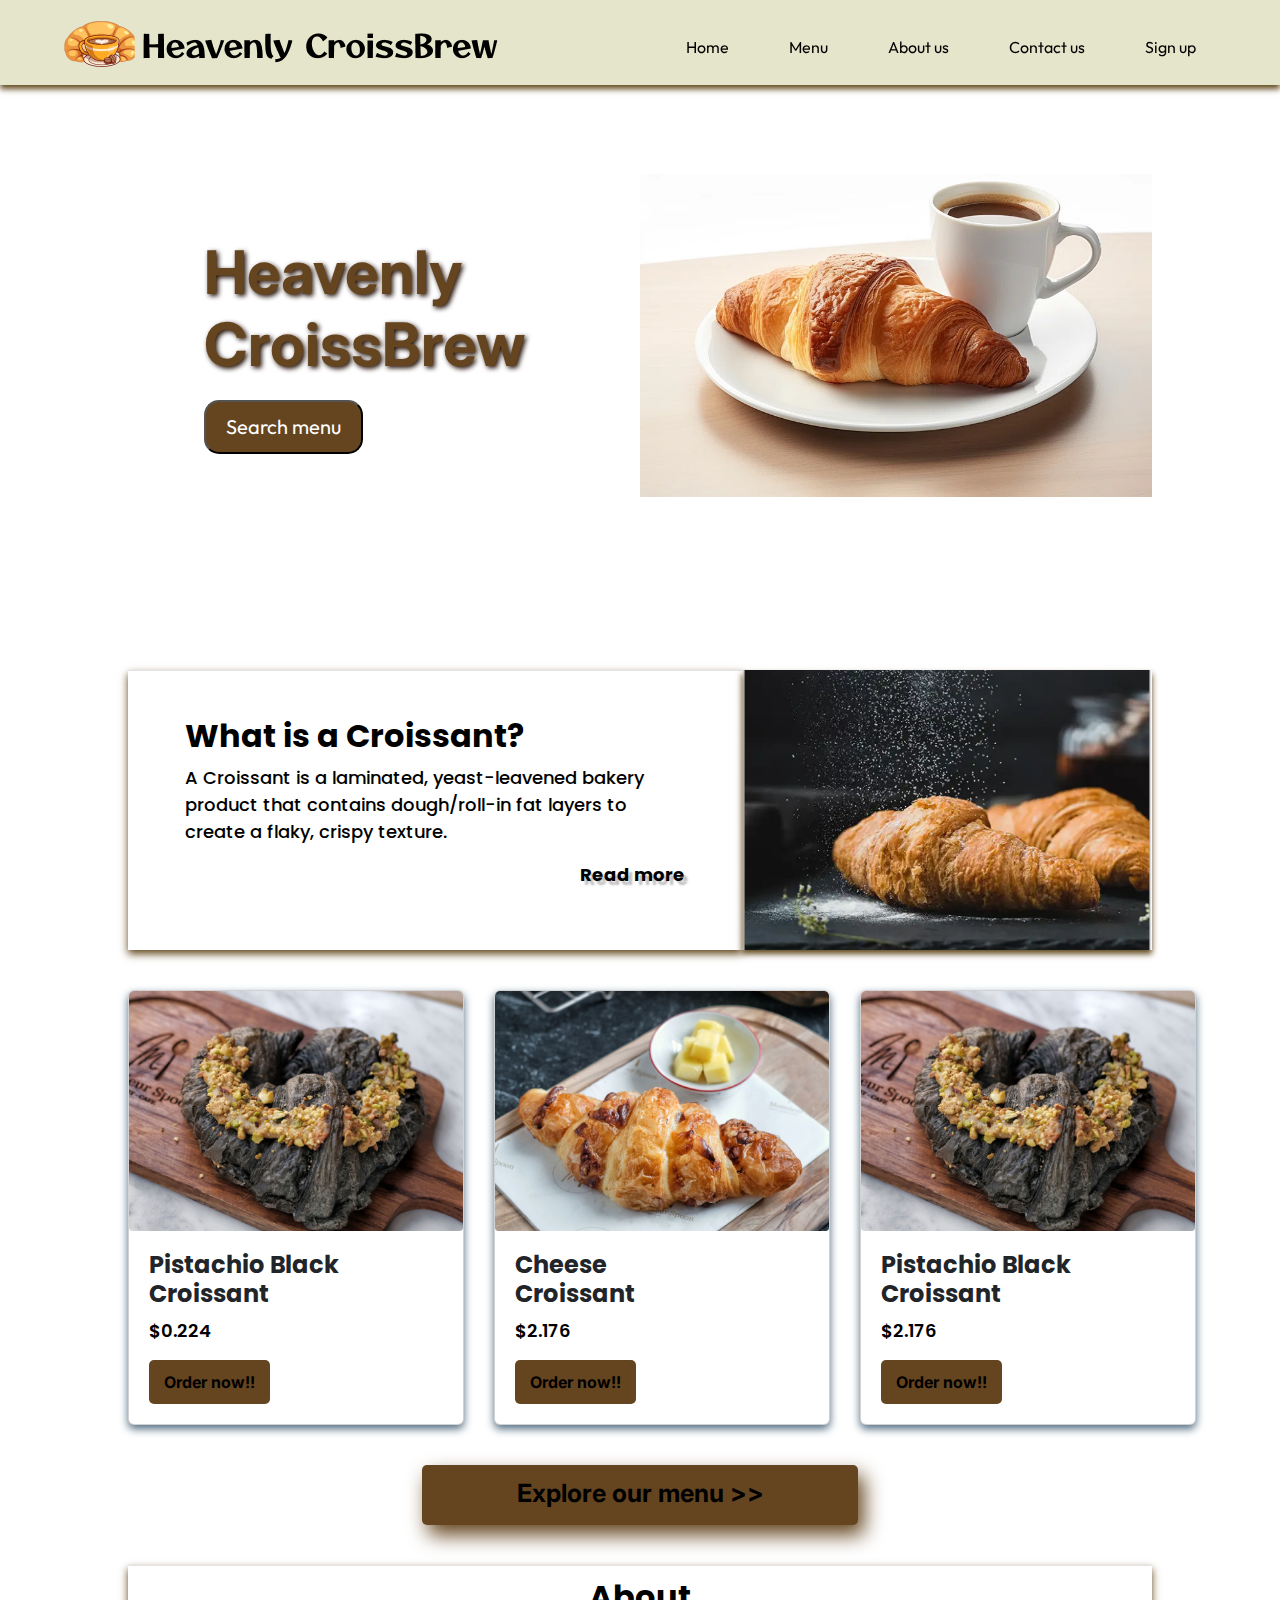
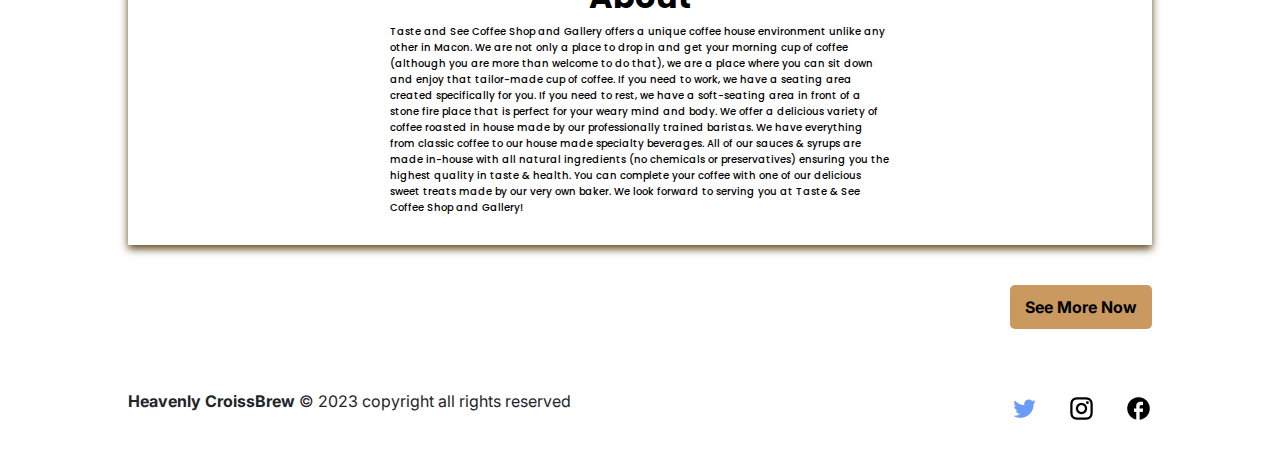
<file: landingCoffee/index.html>
<!DOCTYPE html>
<html lang="en">

<head>
    <meta charset="UTF-8">
    <meta http-equiv="X-UA-Compatible" content="IE=edge">
    <meta name="viewport" content="width=device-width, initial-scale=1.0">
    <title>Heavenly CroissBrew</title>
    <link rel="preconnect" href="https://fonts.gstatic.com">
    <link href="https://fonts.googleapis.com/css2?family=Inter&display=swap" rel="stylesheet">
    <link rel="stylesheet" href="bootstrap/css/bootstrap.min.css">
    <link rel="preconnect" href="https://fonts.googleapis.com">
<link rel="preconnect" href="https://fonts.gstatic.com" crossorigin>
<link href="https://fonts.googleapis.com/css2?family=Epilogue:wght@100&family=Exo+2:ital,wght@0,400;1,300&family=Familjen+Grotesk:wght@500&family=Galindo&family=Inknut+Antiqua:wght@600&family=Inter&family=Irish+Grover&family=Istok+Web&family=Jomolhari&family=Merriweather+Sans:wght@500&family=Merriweather:wght@700&family=Outfit&family=Poppins:wght@100;400;500&family=REM:wght@300&display=swap" rel="stylesheet">


    <link rel="stylesheet" href="style.css">
</head>

<body>
    <nav class="navbar fixed-top">
        <img src="assets/Group 1.png" alt="instagram">
        <div class="nav-menu">
            <a href="index.html">Home</a>
            <a href="menu.html">Menu</a>
            <a href="#">About us</a>
            <a href="#">Contact us</a>
            <a href="#">Sign up</a>
        </div>
    </nav>
    <section class="hero-container" style="margin-bottom: 200px; padding-top: 200px;">
        <div>
            <div>
                <h1 class="heading">Heavenly CroissBrew
                </h1>
                <button class="btn-1">Search menu</button>
            </div>
        </div>
        <img src="assets/roticoff.jpg" alt="coffee">
    </section>
    <section class="description-container">
        <div class="card-body2">
            <div>
                <h2> What is a Croissant?</h2>
                <p>A Croissant is a laminated, yeast-leavened bakery product that contains dough/roll-in fat layers to create a flaky, crispy texture.
                </p>
            </div>
            <div class="description-left-footer">
                <p class="gpl" style="color: white;">May 20th 2020</p>
                <p class="font-weight-bold" style="font-weight: bolder;">Read more</p>
            </div>
        </div>
        <img src="assets/croissant.png" alt="desc" style="box-shadow: 0 4px 6px #61481C;">
    </section> 
    

    <section class="content-container">
            <div class="card" style="width: 21rem;">
                <img src="assets/black.png" class="card-img-top" alt="...">
                <div class="card-body">
                  <h4 class="card-title" style="font-family: poppins; font-weight: bolder;">Pistachio Black </br>Croissant</h4>
                  <p class="card-text" style="font-family: poppins; font-size: 18px; color: black; font-weight: 600;">$0.224</p>
                  <a href="#" class="btn btn-primary" style="background-color: #65451F;">Order now!!</a>
                </div>
              </div>
              <div class="card" style="width: 21rem;">
                <img src="assets/cheese.png" class="card-img-top" alt="...">
                <div class="card-body">
                  <h4 class="card-title" style="font-family: poppins; font-weight: 700;">Cheese </br>Croissant</h4>
                  <p class="card-text" style="font-family: poppins; font-size: 18px; color: black; font-weight: 600;">$2.176</p>
                  <a href="#" class="btn btn-primary" style="background-color: #65451F;">Order now!!</a>
                </div>
              </div>
              <div class="card" style="width: 21rem;">
                <img src="assets/black.png" class="card-img-top" alt="...">
                <div class="card-body">
                  <h4 class="card-title" style="font-family: poppins; font-weight: bolder;">Pistachio Black </br>Croissant</h4>
                  <p class="card-text" style="font-family: poppins; font-size: 18px; color: black; font-weight: 600;">$2.176</p>
                  <a href="#" class="btn btn-primary" style="background-color: #65451F; ">Order now!!</a>
                </div>
              </div>
    </section>

    <section class="button-menu">
        <center>  <a href="#" class="btn btn-primary" style="background-color: #65451F;  box-shadow: 6px 10px 20px #65451F; font-size: 25px; 
            width: 436px; height: 60px;" >Explore our menu >></a></center>
    </section>

    <section class="about">
        <section class="description-container">
            <div class="card-body2" style="width: 300rem;">
                <div>
                    <h2 style="text-align: center;">About</h2>
                    <p style="font-size: 10px;">Taste and See Coffee Shop and Gallery offers a unique coffee house environment unlike any other in Macon. We are not only a place to drop in and get your morning cup of coffee (although you are more than welcome to do that), we are a place where you can sit down and enjoy that tailor-made cup of coffee. If you need to work, we have a seating area created specifically for you. If you need to rest, we have a soft-seating area in front of a stone fire place that is perfect for your weary mind and body. We offer a delicious variety of coffee roasted in house made by our professionally trained baristas. We have everything from classic coffee to our house made specialty beverages. All of our sauces & syrups are made in-house with all natural ingredients (no chemicals or preservatives) ensuring you the highest quality in taste & health. You can complete your coffee with one of our delicious sweet treats made by our very own baker. We look forward to serving you at Taste & See Coffee Shop and Gallery!
                    </p>
                </div>
    </section>

    <section class="button-container">
        <button class="btn">See More Now</button>
    </section>
    <footer>
        <p><b>Heavenly CroissBrew</b> © 2023 copyright all rights reserved</p>
        <div>
            <img src="assets/twitter.png" alt="instagram">
            <img src="assets/instagram.png" alt="twitter">
            <img src="assets/facebook.png" alt="linkedin">
        </div>
    </footer>




    <script src="bootstrap/js/bootstrap.min.js"></script>
</body>

</html>
</file>
<file: landingCoffee/style.css>
@import url("https://fonts.googleapis.com/css2?family=Epilogue:wght@100&family=Exo+2:ital,wght@0,400;1,300&family=Familjen+Grotesk:wght@500&family=Galindo&family=Inknut+Antiqua:wght@600&family=Inter&family=Irish+Grover&family=Istok+Web&family=Jomolhari&family=Merriweather+Sans:wght@500&family=Merriweather:wght@700&family=Outfit&family=Poppins:wght@100&family=REM:wght@300&family=Varela+Round&display=swap");

@import url("https://fonts.googleapis.com/css2?family=Epilogue:wght@100&family=Exo+2:ital,wght@0,400;1,300&family=Familjen+Grotesk:wght@500&family=Galindo&family=Inknut+Antiqua:wght@600&family=Inter&family=Irish+Grover&family=Istok+Web&family=Jomolhari&family=Merriweather+Sans:wght@500&family=Merriweather:wght@700&family=Outfit&family=Poppins:wght@100;400&family=REM:wght@300&family=Varela+Round&display=swap");

body {
  padding: 0;
  margin: 0;
}

:root {
  --darkGray: #2d3748;
  --gray: #4a5568;
  --grayLight: #dde6ed;
  --primary: #c9995f;
}

body {
  box-sizing: border-box;
  padding: 0;
  margin: 0;
  font-family: "Inter", sans-serif;
}

a {
  text-decoration: none;
  color: black;
}

.navbar {
  padding: 10px;
  width: 100%;
  background: #e5e5cb;
  height: 85px;
  display: flex;
  padding: 0 5%;
  align-items: center;
  justify-content: space-between;
  box-shadow: 0 4px 6px 0 #61481c;
}

.navbar a {
  float: left;
  display: block;
  color: black;
  text-align: center;
  padding: 14px 20px;
  text-decoration: none;
  font-family: outfit;
}

.navbar a:hover {
  background-color: #c8ae7d;
  border-radius: 10px;
  color: #61481c;
}

.button-menu {
  transition: all 0.5s ease;
}
.button-menu a:hover {
  transform: scale(1.2);
}

.heading {
  font-size: 20px;
  font-weight: bolder;
  color: #65451f;
  text-shadow: 2px 2px 5px #1c0a00;
}

.nav-menu {
  display: flex;
  gap: 20px;
  align-items: center;
}

.btn-1 {
  padding: 10px 20px;
  background-color: #65451f;
  color: white;
  font-size: 20px;
  border-radius: 15px;
  font-family: outfit;
}

.break {
  margin: 10% 0;
}

.description-container {
  padding: 10px 5px 0;
  margin: 10px 10px 5px;
}

.card-body2 {
  background-color: white;
}

.hero-container {
  display: flex;
  height: 470px;
  padding: 0 10%;
}

.hero-container > div {
  width: 50%;
  display: flex;
  flex-direction: column;
  align-items: center;
  justify-content: center;
}

.hero-container h1 {
  font-size: 60px;
  width: 360px;
  margin: 20px 0;
  font-weight: bolder;
}

.hero-container p {
  font-size: 30px;
  color: var(--gray);
}

.hero-container > img {
  width: 50%;
  height: 323px;
  align-self: center;
}

.description-container {
  height: 280px;
  margin: 40px 0;
  padding: 0 10%;
  display: flex;
}

.description-container > div {
  width: 60%;
  display: flex;
  justify-content: center;
  align-items: center;
  flex-direction: column;
  box-shadow: 0px 4px 8px 0px #61481c;
  border-top: 1px solid rgb(228, 228, 228);
}

.description-container h2 {
  color: black;
  font-weight: bolder;
  font-family: poppins;
}

.description-container p {
  color: #000;
  font-family: Poppins;
  font-size: 18px;
  font-style: normal;
  font-weight: 500;
  line-height: normal;
}

.font-weight-bold {
  color: #000;
  text-shadow: 4px 4px 2px rgba(0, 0, 0, 0.25);
  font-family: Poppins;
  font-size: 20px;
  font-style: normal;
  font-weight: 800;
  line-height: normal;
}

.description-container > div > div {
  width: 500px;
}

.description-container > img {
  width: 40%;
  object-fit: cover;
}

.description-left-footer {
  display: flex;
  justify-content: space-between;
}

.content-container {
  min-height: 400px;
  margin: 40px 0;
  padding: 0 10%;
  display: grid;
  grid-template-columns: repeat(3, 1fr);
  gap: 30px;
}

.content-container .card {
  height: 100%;
}

.card {
  box-shadow: 0 4px 8px 0 #526d82;
  transform: 0.3s;
  padding: 0;
}

.card:hover {
  box-shadow: 0 4px 8px 0 #526d82;
  cursor: pointer;
}

.card > img {
  object-fit: fill;
  height: 240px;
  width: 100%;
}

.card > .card-body {
  padding: 20px;
}

.card h3 {
  font-size: 20px;
  margin: 0 15px 0 0;
}

.card p {
  color: var(--gray);
  font-size: 16px;
}

.card > .card-footer {
  display: flex;
  justify-content: space-between;
  padding: 0 20px;
}

.what-is-container {
  height: 600px;
  padding: 0 10%;
  display: flex;
  margin: 40px 0;
}

.what-is-container h1 {
  font-size: 60px;
}

.what-is-container p {
  color: var(--gray);
  font-size: 16px;
}

.what-is-container > div {
  display: flex;
  justify-content: center;
  align-items: center;
  flex-direction: column;
  width: 48%;
  background: yellow;
  background: var(--grayLight);
}

.what-is-container > div > div {
  width: 400px;
}

.what-is-container > img {
  width: 52%;
  background: red;
}

.what-is-container > div > .footer {
  display: flex;
  justify-content: space-between;
}

.button-container {
  display: flex;
  justify-content: flex-end;
  padding: 0 10%;
  margin: 40px 0;
}

.btn {
  background: var(--primary);
  outline: none;
  border: none;
  padding: 10px 15px;
  color: black;
  border-radius: 5px;
  font-weight: bold;
}

footer {
  display: flex;
  justify-content: space-between;
  align-items: center;
  padding: 0 10%;
  height: 80px;
}
footer > div {
  display: flex;
  gap: 30px;
}

/*utils */

.font-weight-bold {
  font-weight: bold;
}

@media only screen and (max-width: 420px) {
  .hero-container {
    flex-wrap: wrap;
    height: 100%;
  }

  .hero-container > div {
    width: 100%;
    height: 250px;
  }

  .hero-container > img {
    width: 100%;
    height: 100%;
  }

  .hero-container h1 {
    font-size: 36px;
    text-align: center;
    width: 100%;
  }

  .hero-container p {
    font-size: 22px;
    text-align: center;
  }

  .content-container {
    grid-template-columns: 1fr;
  }

  .description-container {
    flex-wrap: wrap;
    height: 100%;
  }

  .description-container h2,
  .description-container p {
    text-align: center;
  }

  .description-container > div {
    width: 100%;
    padding: 5%;
  }

  .description-container > div > div {
    width: 100%;
  }

  .description-container > img {
    width: 100%;
    height: 200px;
  }

  .what-is-container {
    flex-wrap: wrap;
    height: 100%;
    flex-direction: column-reverse;
  }

  .what-is-container > div {
    width: 100%;
  }

  .what-is-container > div > div {
    width: 100%;
  }

  .what-is-container > img {
    width: 100%;
  }

  .what-is-container h1 {
    font-size: 36px;
    text-align: center;
    width: 100%;
  }

  .what-is-container p {
    width: 100%;
    font-size: 18px;
    text-align: center;
  }

  nav > .nav-menu {
    display: none;
  }

  .card img {
    height: 200px;
  }

  .button-container {
    justify-content: center;
  }

  footer {
    flex-direction: column-reverse;
  }
}
</file>
